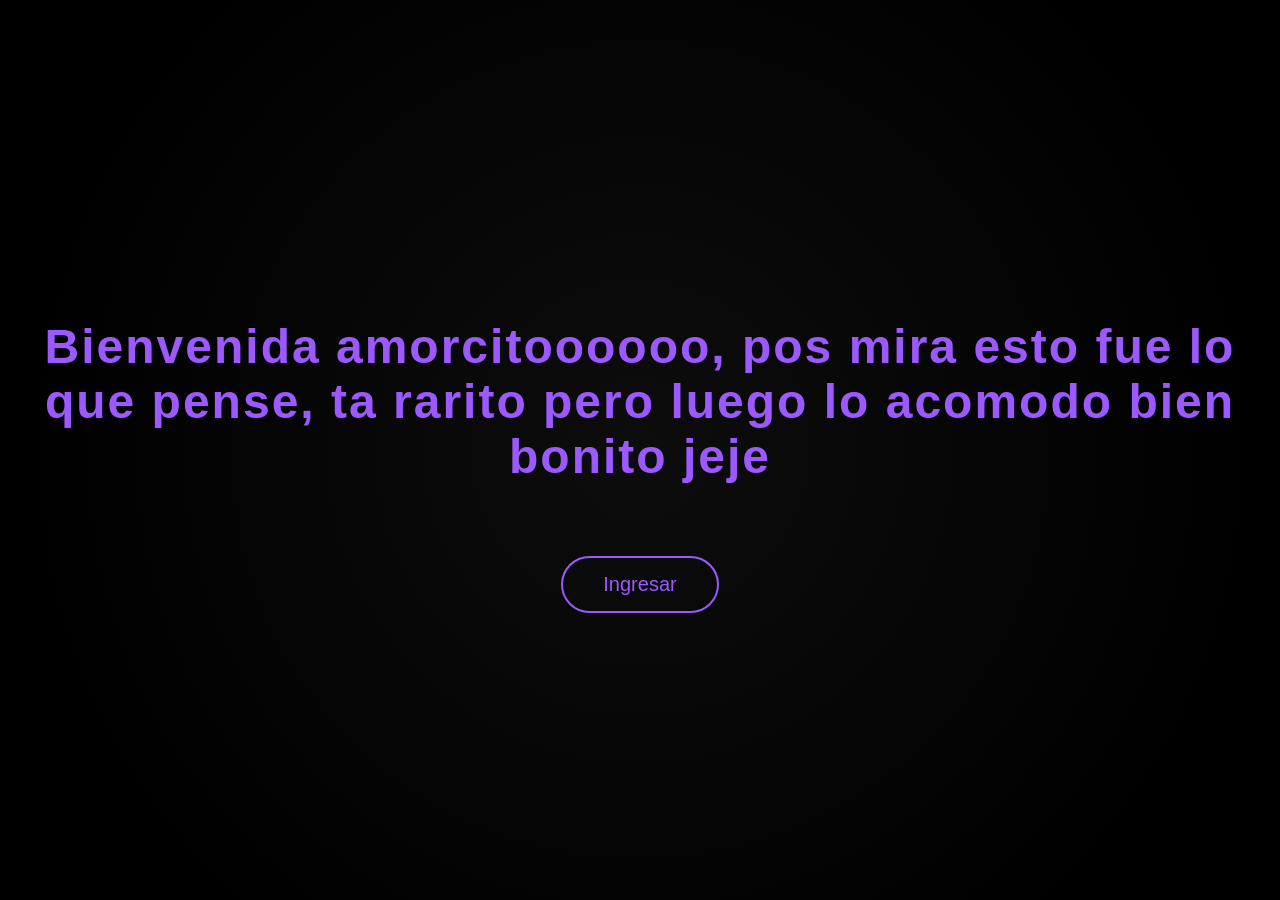
<file: index.html>
<!DOCTYPE html>
<html lang="es">
<head>
<meta charset="UTF-8">
<meta name="viewport" content="width=device-width, initial-scale=1.0">
<title>Mi Álbum Especial</title>

<style>
body{
    margin:0;
    height:100vh;
    display:flex;
    justify-content:center;
    align-items:center;
    background:radial-gradient(circle at center, #0d0d0d 0%, #000 80%);
    font-family: 'Segoe UI', sans-serif;
}

.contenedor{
    text-align:center;
}

h1{
    font-size:48px;
    color:#9b59ff; /* púrpura */
    letter-spacing:2px;
    transition:0.4s ease;
    cursor:pointer;
}

h1:hover{
    color:#8b0000; /* carmesí */
    text-shadow:0 0 15px #8b0000;
}

.boton{
    margin-top:40px;
    padding:15px 40px;
    font-size:20px;
    background:transparent;
    border:2px solid #9b59ff;
    color:#9b59ff;
    border-radius:30px;
    cursor:pointer;
    transition:0.4s ease;
}

.boton:hover{
    background:#8b0000;
    border-color:#8b0000;
    color:white;
    box-shadow:0 0 20px #8b0000;
}

</style>
</head>

<body>

<div class="contenedor">
    <h1>Bienvenida amorcitoooooo, pos mira esto fue lo que pense, ta rarito pero luego lo acomodo bien bonito jeje</h1>
    
    <button class="boton" onclick="entrar()">Ingresar</button>
</div>

<script>
function entrar(){
    window.location.href = "album.html";
}
</script>

</body>
</html>
</file>
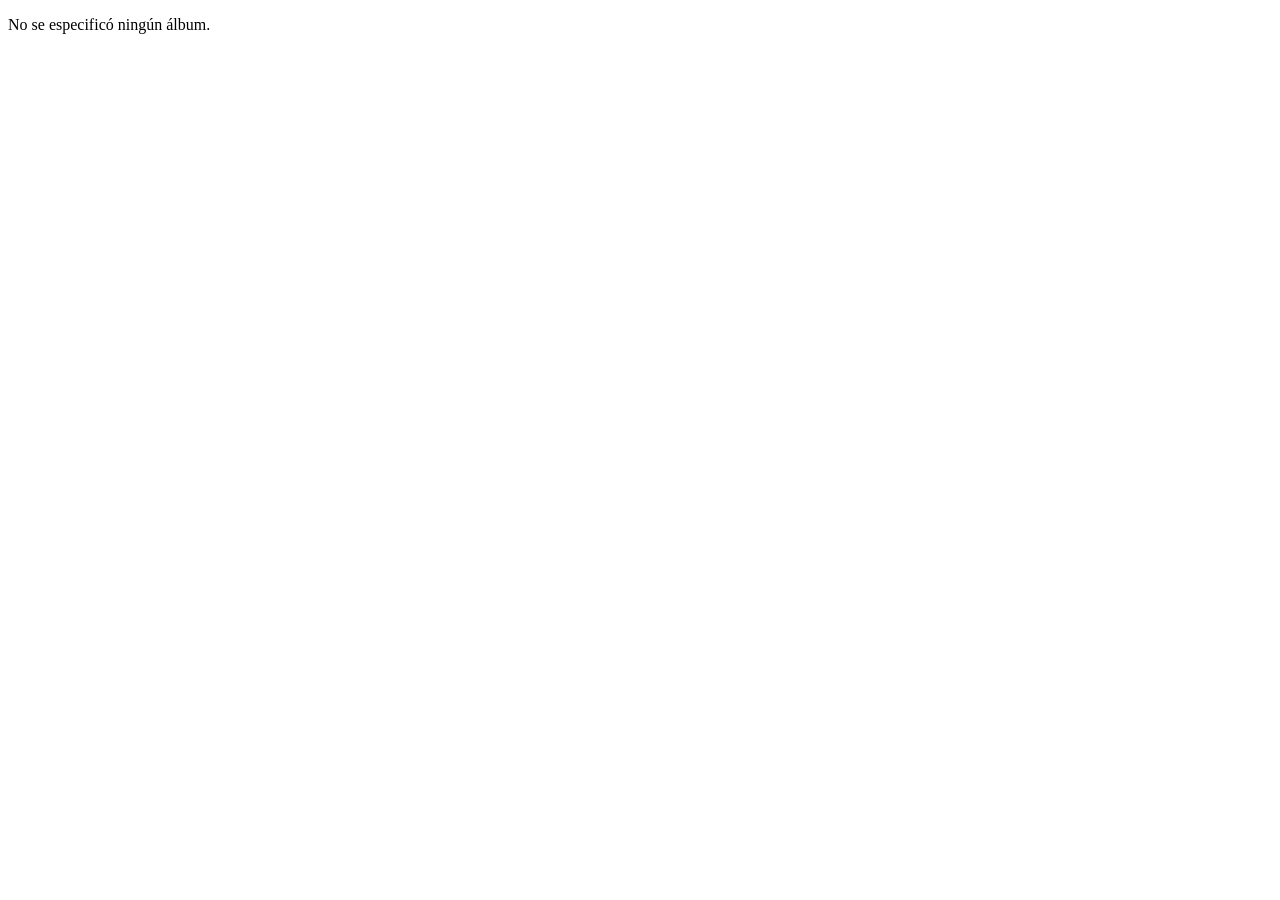
<file: album-details.html>
<!DOCTYPE html>
<html lang="es">
<head>
    <meta charset="UTF-8">
    <meta name="viewport" content="width=device-width, initial-scale=1.0">
    <title>Album</title>
    <link rel="stylesheet" href="estilos.css">
</head>
<body>
   
    
    <main>
        <section id="album-details">
            
        </section>
    </main>
    
    <script src="java.js"></script>
</body>
</html>
</file>
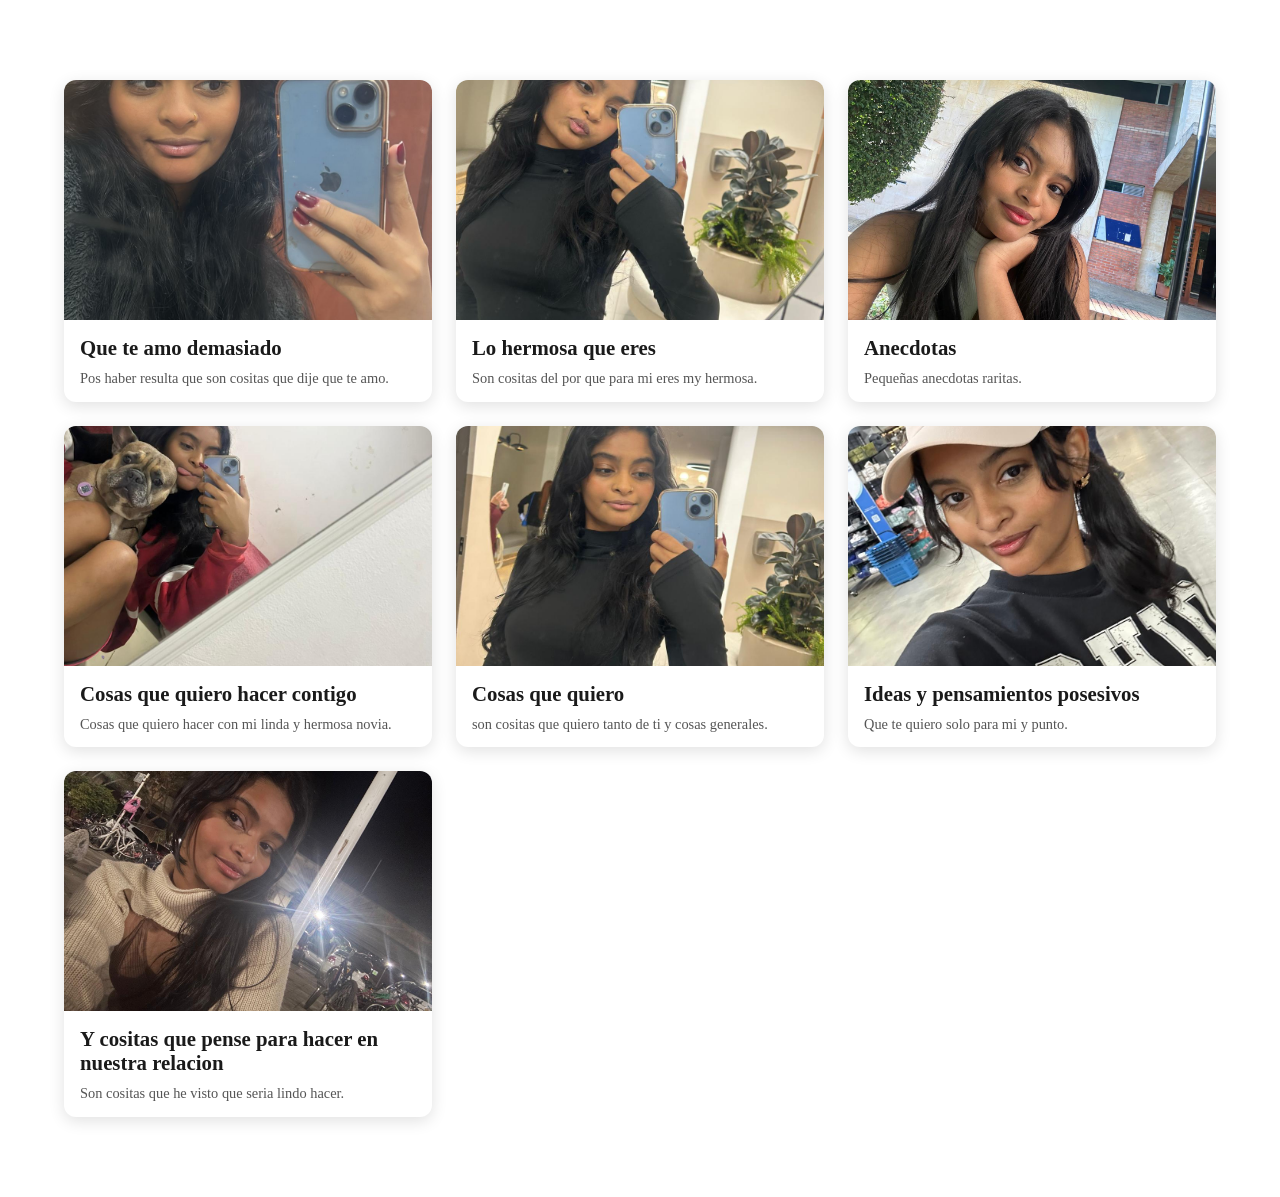
<file: album.html>
<!DOCTYPE html>
<html lang="en">

<head>
    <meta charset="UTF-8">
    <meta name="viewport" content="width=device-width, initial-scale=1.0">
    <title>Document</title>
    <link rel="stylesheet" href="estilos.css">
    
</head>

<body>
    
    </nav>
    <main>
        <section id="album-grid" class="album">
           
        </section>

    </main>
   
    <script src="java.js"></script>
</body>

</html>
</file>
<file: estilos.css>
.album{
    display: grid;
    grid-template-columns: repeat(auto-fit, minmax(280px, 1fr));
    gap: 24px;
    max-width: 1200px;
    margin: 48px auto;
    padding: 32px 24px;
    box-sizing: border-box;
}

.album1, .album2, .album3, .album4, .album5, .album6, .album7 {
    background: #fff;
    border-radius: 12px;
    overflow: hidden;
    box-shadow: 0 4px 16px rgba(0,0,0,0.12);
    transition: all 0.3s ease;
    cursor: pointer;
    display: flex;
    flex-direction: column;
}

.album1:hover, .album2:hover, .album3:hover, .album4:hover, .album5:hover, .album6:hover, .album7:hover {
    transform: translateY(-8px);
    box-shadow: 0 12px 32px rgba(0,0,0,0.25);
}

.album1 img, .album2 img, .album3 img, .album4 img, .album5 img, .album6 img, .album7 img{
    width: 100%;
    height: 240px;
    object-fit: cover;
    display: block;
    background: linear-gradient(135deg, #667eea 0%, #764ba2 100%);
}

.album1 h3, .album2 h3, .album3 h3, .album4 h3, .album5 h3, .album6 h3, .album7 h3 {
    margin: 16px 16px 8px 16px;
    font-size: 1.3rem;
    color: #1a1a1a;
    font-weight: 600;
}

.album1 p, .album2 p, .album3 p, .album4 p, .album5 p, .album6 p, .album7 p{
    margin: 0 16px 12px 16px;
    font-size: 0.9rem;
    line-height: 1.5;
    color: #555;
    flex-grow: 1;
}

.album1 ul, .album2 ul, .album3 ul, .album4 ul, .album5 ul, .album6 ul, .album7 ul{
    list-style: none;
    padding: 0 16px 16px 16px;
    margin: 0;
    font-size: 0.85rem;
    color: #999;
}

.album1 ul li, .album2 ul li, .album3 ul li, .album4 ul li, .album5 ul li, .album6 ul li, .album7 ul li{
    padding: 4px 0;
    border-bottom: 1px dashed #eee;
}

.album1 ul li:last-child, .album2 ul li:last-child, .album3 ul li:last-child, .album4 ul li:last-child, .album5 ul li:last-child, .album6 ul li:last-child, .album7 ul li:last-child{
    border-bottom: none;
}
</file>
